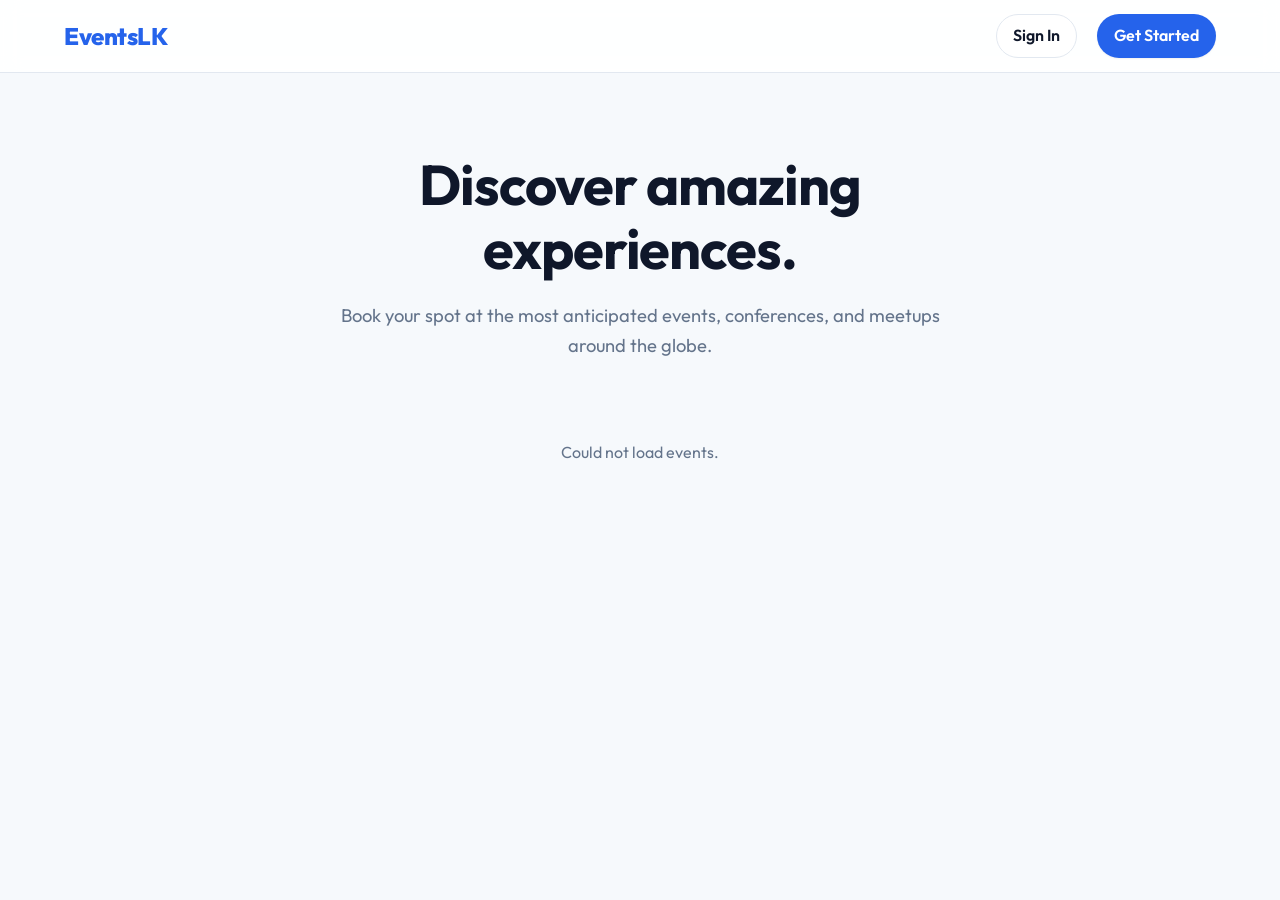
<file: index.html>
<!doctype html>
<html lang="en">
  <head>
    <meta charset="UTF-8" />
    <meta name="viewport" content="width=device-width, initial-scale=1.0" />
    <title>Discover Events | EventXP</title>
    <link
      href="https://fonts.googleapis.com/css2?family=Outfit:wght@300;400;500;600;800&display=swap"
      rel="stylesheet"
    />
    <link rel="stylesheet" href="/css/style.css?v=4" />
    <style>
      .event-img-placeholder {
        height: 180px;
        background: linear-gradient(135deg, #dbeafe, #e0f2fe);
        border-radius: 1rem 1rem 0 0;
        display: flex;
        align-items: center;
        justify-content: center;
        font-size: 3rem;
      }
      .event-img {
        height: 180px;
        width: 100%;
        object-fit: cover;
        border-radius: 1rem 1rem 0 0;
        display: block;
      }
      .event-details {
        padding: 1.5rem;
      }
      .event-title {
        margin-bottom: 0.5rem;
        font-size: 1.25rem;
      }
      .event-meta {
        font-size: 0.875rem;
        color: var(--text-muted);
        margin-bottom: 1rem;
        display: flex;
        justify-content: space-between;
        gap: 0.5rem;
        flex-wrap: wrap;
      }
      .chip {
        display: inline-block;
        padding: 0.2rem 0.6rem;
        border-radius: 999px;
        font-size: 0.75rem;
        font-weight: 600;
        background: var(--primary-soft);
        color: var(--primary-hover);
      }
      .chip-low {
        background: #fffbeb;
        color: var(--warning);
      }
      .chip-full {
        background: #fef2f2;
        color: var(--danger);
      }
      .price-tag {
        color: var(--text-main);
        font-weight: 600;
      }
      .qty-control {
        display: flex;
        align-items: center;
        gap: 0.75rem;
        margin: 1rem 0;
      }
      .qty-control input {
        width: 80px;
        text-align: center;
        padding: 0.6rem;
        font-family: inherit;
        font-size: 1rem;
        border-radius: 0.6rem;
        background: var(--surface);
        color: var(--text-main);
        border: 1px solid var(--surface-border);
      }
      .qty-control input:focus {
        outline: none;
        border-color: var(--primary);
        box-shadow: var(--ring);
      }
      .price-list {
        list-style: none;
        margin: 0.5rem 0;
        padding: 0;
      }
      .price-list li {
        display: flex;
        justify-content: space-between;
        padding: 0.2rem 0;
        font-size: 0.95rem;
      }
    </style>
  </head>
  <body>
    <nav class="navbar">
      <div class="container nav-container">
        <a href="/index.html" class="logo">EventsLK</a>
        <div class="nav-links" id="navLinks">
          <!-- Rendered by JS based on Auth state -->
        </div>
      </div>
    </nav>

    <header class="hero container">
      <h1>Discover amazing <br />experiences.</h1>
      <p>
        Book your spot at the most anticipated events, conferences, and meetups
        around the globe.
      </p>
    </header>

    <main class="container">
      <div class="grid" id="eventsGrid">
        <!-- Events loaded here -->
        <p class="text-muted" style="text-align: center; grid-column: 1 / -1">
          Loading events...
        </p>
      </div>
    </main>

    <!-- Booking Modal -->
    <div id="bookingModal" class="modal-overlay" style="display: none">
      <div class="glass-card modal-content">
        <h2 id="modalEventName" style="margin-bottom: 1rem; font-size: 1.5rem">
          Event Name
        </h2>
        <div
          class="modal-body"
          style="margin-bottom: 1rem; color: var(--text-muted)"
        >
          <p style="margin-bottom: 0.5rem">
            📍 <strong>Place:</strong> <span id="modalLocation"></span>
          </p>
          <p style="margin-bottom: 0.5rem">
            🕒 <strong>Date:</strong> <span id="modalDate"></span>
          </p>
          <p style="margin-bottom: 0.5rem">
            👥 <strong>Available Seats:</strong> <span id="modalSeats"></span>
          </p>
          <div id="modalPrices"></div>
          <p style="margin-top: 0.5rem">
            📝 <strong>Details:</strong> <span id="modalDescription"></span>
          </p>
        </div>
        <div class="qty-control" id="qtyControl">
          <label for="seatQty"><strong>Seats:</strong></label>
          <input type="number" id="seatQty" min="1" value="1" />
        </div>
        <div
          class="modal-actions"
          style="display: flex; justify-content: flex-end; gap: 1rem"
        >
          <button class="btn btn-outline" onclick="closeModal()">Cancel</button>
          <button class="btn btn-primary" id="confirmBookBtn">
            Confirm Booking
          </button>
        </div>
      </div>
    </div>

    <script src="/env-config.js"></script>
    <script src="/js/api.js?v=3"></script>
    <script>
      // Setup Nav
      const navLinks = document.getElementById("navLinks");
      if (api.isAuthenticated()) {
        navLinks.innerHTML = `
                <a href="/profile.html" class="nav-link">My Bookings (${api.user.username})</a>
                <button onclick="api.logout()" class="btn btn-outline" style="padding: 0.5rem 1rem;">Logout</button>
            `;
      } else {
        navLinks.innerHTML = `
                <a href="/auth.html" class="btn btn-outline" style="padding: 0.5rem 1rem;">Sign In</a>
                <a href="/auth.html?mode=register" class="btn btn-primary" style="padding: 0.5rem 1rem;">Get Started</a>
            `;
      }

      function availableSeats(ev) {
        const v = ev.availableSeats ?? ev.totalSeats;
        return v === undefined || v === null ? null : Number(v);
      }

      function seatsChip(ev) {
        const avail = availableSeats(ev);
        const total = Number(ev.totalSeats || 0);
        if (avail === null) return "";
        if (avail <= 0) return '<span class="chip chip-full">Sold out</span>';
        if (total > 0 && avail / total <= 0.2)
          return `<span class="chip chip-low">${avail} seats left</span>`;
        return `<span class="chip">${avail} seats</span>`;
      }

      function priceLabel(ev) {
        if (!ev.priceRanges || ev.priceRanges.length === 0)
          return '<span class="price-tag">Free</span>';
        const prices = ev.priceRanges
          .map((p) => Number(p.price))
          .filter((n) => !isNaN(n));
        if (prices.length === 0) return '<span class="price-tag">Free</span>';
        const min = Math.min(...prices);
        return `<span class="price-tag">from Rs ${min}</span>`;
      }

      async function loadEvents() {
        try {
          const res = await api.getEvents();
          const events = res.eventList || [];
          const grid = document.getElementById("eventsGrid");
          grid.innerHTML = "";

          if (events.length === 0) {
            grid.innerHTML =
              '<p class="text-muted" style="text-align:center; grid-column: 1 / -1;">No upcoming events available right now.</p>';
            return;
          }

          window.eventsData = events;
          events.forEach((ev) => {
            const avail = availableSeats(ev);
            const soldOut = avail !== null && avail <= 0;

            const media = ev.imageUrl
              ? `<img class="event-img" src="${ev.imageUrl}" alt="${ev.name}">`
              : `<div class="event-img-placeholder">🎫</div>`;

            const card = document.createElement("div");
            card.className = "glass-card";
            card.style.display = "flex";
            card.style.flexDirection = "column";
            card.style.height = "100%";

            card.innerHTML = `
                        ${media}
                        <div class="event-details" style="display: flex; flex-direction: column; flex: 1;">
                            <h3 class="event-title">${ev.name}</h3>
                            <div class="event-meta">
                                <span>📍 ${ev.location || "TBA"}</span>
                                <span>${priceLabel(ev)}</span>
                            </div>
                            <div style="margin-bottom: 1rem;">${seatsChip(ev)}</div>
                            <div style="margin-top: auto;">
                                <button class="btn ${soldOut ? "btn-outline" : "btn-primary"}" style="width: 100%;"
                                    ${soldOut ? "disabled" : ""}
                                    onclick="openBookingModal('${ev.eventId}')">
                                    ${soldOut ? "Sold Out" : "Book Ticket"}
                                </button>
                            </div>
                        </div>
                    `;
            grid.appendChild(card);
          });
        } catch (e) {
          console.error(e);
          document.getElementById("eventsGrid").innerHTML =
            '<p class="text-muted" style="text-align:center; grid-column: 1 / -1;">Could not load events.</p>';
        }
      }

      let selectedEventId = null;

      function openBookingModal(eventId) {
        if (!api.isAuthenticated()) {
          window.location.href = "/auth.html?redirect=/index.html";
          return;
        }

        selectedEventId = eventId;
        const ev = window.eventsData.find((e) => e.eventId === eventId);
        if (!ev) return;

        const dateStr =
          ev.dates && ev.dates.length > 0
            ? new Date(ev.dates[0]).toLocaleString()
            : "TBA";
        const avail = availableSeats(ev);

        document.getElementById("modalEventName").textContent = ev.name;
        document.getElementById("modalLocation").textContent =
          ev.location || "TBA";
        document.getElementById("modalDate").textContent = dateStr;
        document.getElementById("modalSeats").textContent =
          avail === null ? "Open" : `${avail} of ${ev.totalSeats}`;
        document.getElementById("modalDescription").textContent =
          ev.description || "No description provided.";

        // Price ranges
        const pricesEl = document.getElementById("modalPrices");
        if (ev.priceRanges && ev.priceRanges.length > 0) {
          pricesEl.innerHTML =
            '🎟️ <strong>Pricing:</strong><ul class="price-list">' +
            ev.priceRanges
              .map(
                (p) =>
                  `<li><span>${p.label || "General"}</span><span class="price-tag">Rs ${p.price ?? 0}</span></li>`,
              )
              .join("") +
            "</ul>";
        } else {
          pricesEl.innerHTML = "🎟️ <strong>Pricing:</strong> Free";
        }

        // Seat quantity control
        const qty = document.getElementById("seatQty");
        const maxSeats = avail === null ? 99 : Math.max(1, avail);
        qty.max = maxSeats;
        qty.value = 1;

        document.getElementById("bookingModal").style.display = "flex";
        const confirmBtn = document.getElementById("confirmBookBtn");
        confirmBtn.onclick = () => confirmBooking(eventId);
      }

      function closeModal() {
        document.getElementById("bookingModal").style.display = "none";
        selectedEventId = null;
      }

      async function confirmBooking(eventId) {
        const confirmBtn = document.getElementById("confirmBookBtn");
        const qty = document.getElementById("seatQty");
        const seats = Math.max(1, parseInt(qty.value, 10) || 1);

        confirmBtn.disabled = true;
        confirmBtn.textContent = "Booking...";

        try {
          await api.bookEvent(eventId, api.user.userId, seats);
          alert(
            `🎉 Success! ${seats} ticket(s) booked. A confirmation email is on its way.`,
          );
          closeModal();
          loadEvents();
        } catch (e) {
          alert("Failed to book event. " + e.message);
        } finally {
          confirmBtn.disabled = false;
          confirmBtn.textContent = "Confirm Booking";
        }
      }

      loadEvents();
    </script>
  </body>
</html>
</file>
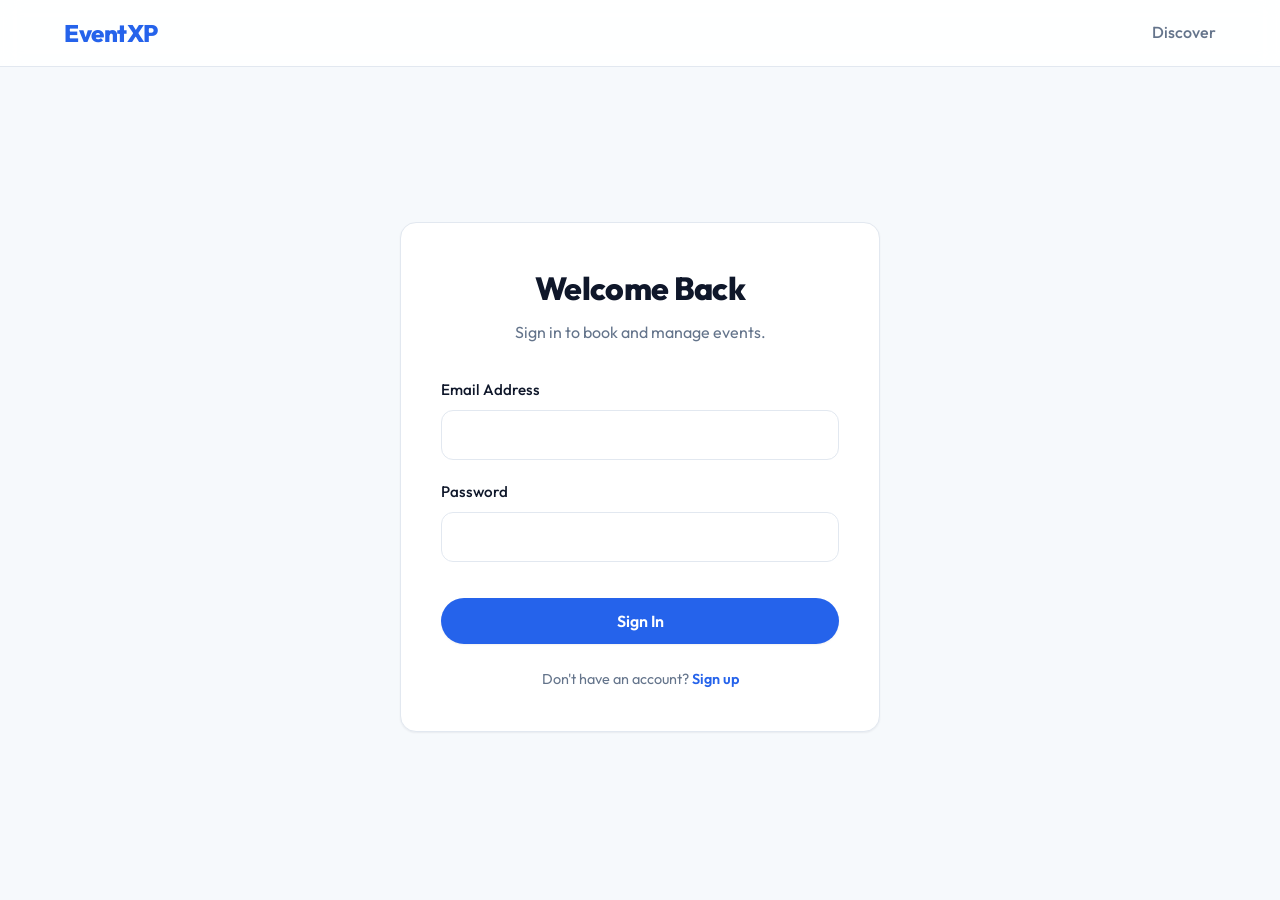
<file: auth.html>
<!DOCTYPE html>
<html lang="en">
<head>
    <meta charset="UTF-8">
    <meta name="viewport" content="width=device-width, initial-scale=1.0">
    <title>Authentication | EventXP</title>
    <link href="https://fonts.googleapis.com/css2?family=Outfit:wght@300;400;500;600;800&display=swap" rel="stylesheet">
    <link rel="stylesheet" href="/css/style.css?v=4">
    <style>
        .auth-wrapper {
            min-height: calc(100vh - 80px);
            display: flex;
            align-items: center;
            justify-content: center;
            padding: clamp(1rem, 5vw, 2rem);
        }
        .auth-card {
            width: 100%;
            max-width: 480px;
            padding: clamp(1.5rem, 5vw, 2.5rem);
            position: relative;
            overflow: hidden;
        }
        /* A form card shouldn't lift away under the cursor */
        .auth-card:hover {
            transform: none;
        }
        .auth-header { text-align: center; margin-bottom: 2rem; }
        .auth-header h2 {
            font-size: clamp(1.6rem, 5vw, 2rem);
            font-weight: 800;
            letter-spacing: -0.02em;
            color: var(--text-main);
            margin-bottom: 0.35rem;
        }
        .toggle-text {
            text-align: center;
            margin-top: 1.5rem;
            color: var(--text-muted);
            font-size: 0.9rem;
        }
        .toggle-text a {
            color: var(--primary);
            font-weight: 600;
            text-decoration: none;
            cursor: pointer;
        }
        .toggle-text a:hover { text-decoration: underline; }
        .hidden-form { display: none; }
        .half-grid { display: grid; grid-template-columns: 1fr 1fr; gap: 0 1rem; }
        @media (max-width: 480px) {
            .half-grid { grid-template-columns: 1fr; }
        }
        .resend-link {
            color: var(--primary); font-weight: 600; cursor: pointer;
            text-decoration: underline; background: none; border: none; font-size: inherit; padding: 0;
        }
    </style>
</head>
<body>
    <nav class="navbar">
        <div class="container nav-container">
            <a href="/index.html" class="logo">EventXP</a>
            <div class="nav-links">
                <a href="/index.html" class="nav-link">Discover</a>
            </div>
        </div>
    </nav>

    <div class="auth-wrapper">
        <div class="glass-card auth-card">

            <!-- Alert -->
            <div id="alertBox" class="alert"></div>

            <!-- Login Form -->
            <div id="loginView">
                <div class="auth-header">
                    <h2>Welcome Back</h2>
                    <p class="text-muted">Sign in to book and manage events.</p>
                </div>
                <form id="loginForm">
                    <div class="form-group">
                        <label>Email Address</label>
                        <input type="email" id="loginEmail" class="form-control" required>
                    </div>
                    <div class="form-group">
                        <label>Password</label>
                        <input type="password" id="loginPass" class="form-control" required autocomplete="current-password">
                    </div>
                    <button type="submit" class="btn btn-primary" style="width: 100%; margin-top: 1rem;">Sign In</button>
                </form>
                <div class="toggle-text">
                    Don't have an account? <a onclick="toggleView('register')">Sign up</a>
                </div>
            </div>

            <!-- Register Form -->
            <div id="registerView" class="hidden-form">
                <div class="auth-header">
                    <h2>Join EventXP</h2>
                    <p class="text-muted">Create an account in seconds.</p>
                </div>
                <form id="registerForm">
                    <div class="half-grid">
                        <div class="form-group">
                            <label>First Name</label>
                            <input type="text" id="regFirstName" class="form-control" required>
                        </div>
                        <div class="form-group">
                            <label>Last Name</label>
                            <input type="text" id="regLastName" class="form-control" required>
                        </div>
                    </div>
                    <div class="form-group">
                        <label>Email Address</label>
                        <input type="email" id="regEmail" class="form-control" required>
                    </div>
                    <div class="form-group">
                        <label>Password</label>
                        <input type="password" id="regPass" class="form-control" required autocomplete="new-password">
                    </div>
                    <button type="submit" class="btn btn-primary" style="width: 100%; margin-top: 1rem;">Create Account</button>
                </form>
                <div class="toggle-text">
                    Already have an account? <a onclick="toggleView('login')">Sign in</a>
                </div>
            </div>

        </div>
    </div>

    <script src="/env-config.js"></script>
    <script src="/js/api.js?v=3"></script>
    <script>
        if (api.isAuthenticated()) {
            window.location.href = '/index.html';
        }

        const urlParams = new URLSearchParams(window.location.search);
        if (urlParams.get('mode') === 'register') {
            toggleView('register');
        }

        function toggleView(view) {
            document.getElementById('loginView').classList.toggle('hidden-form', view !== 'login');
            document.getElementById('registerView').classList.toggle('hidden-form', view !== 'register');
            document.getElementById('alertBox').style.display = 'none';
        }

        // isError: red vs green; htmlContent allows embedding the resend link
        function showAlert(msg, isError = true, html = false) {
            const box = document.getElementById('alertBox');
            if (html) box.innerHTML = msg; else box.textContent = msg;
            box.className = 'alert ' + (isError ? 'alert-error' : 'alert-success');
            box.style.display = 'block';
        }

        async function resendVerification(email) {
            try {
                await api.resendVerification(email);
                showAlert(`Verification email re-sent to ${email}. Please check your inbox.`, false);
            } catch (err) {
                showAlert('Could not resend verification email: ' + err.message);
            }
        }

        // Handle Login
        document.getElementById('loginForm').addEventListener('submit', async (e) => {
            e.preventDefault();
            const btn = e.target.querySelector('button');
            const email = document.getElementById('loginEmail').value;
            btn.textContent = 'Signing in...';
            btn.disabled = true;

            try {
                await api.login(email, document.getElementById('loginPass').value);
                const redirect = urlParams.get('redirect') || '/index.html';
                window.location.href = redirect;
            } catch (err) {
                if (err.code === 'email not verified') {
                    showAlert(
                        `Your email isn't verified yet. <button class="resend-link" onclick="resendVerification('${email.replace(/'/g, "\\'")}')">Resend verification email</button>`,
                        true, true);
                } else {
                    showAlert(err.message || 'Login failed.');
                }
                btn.textContent = 'Sign In';
                btn.disabled = false;
            }
        });

        // Handle Register
        document.getElementById('registerForm').addEventListener('submit', async (e) => {
            e.preventDefault();
            const btn = e.target.querySelector('button');
            btn.textContent = 'Creating account...';
            btn.disabled = true;

            const userData = {
                username: document.getElementById('regFirstName').value + ' ' + document.getElementById('regLastName').value,
                email: document.getElementById('regEmail').value,
                password: document.getElementById('regPass').value,
                role: 'USER'
            };

            try {
                await api.signup(userData);
                toggleView('login');
                document.getElementById('loginEmail').value = userData.email;
                showAlert(
                    `Account created! We've emailed a verification link to ${userData.email}. ` +
                    `Verify your address, then sign in.`,
                    false);
            } catch (err) {
                showAlert(err.message || 'Registration failed.');
            } finally {
                btn.textContent = 'Create Account';
                btn.disabled = false;
            }
        });
    </script>
</body>
</html>
</file>
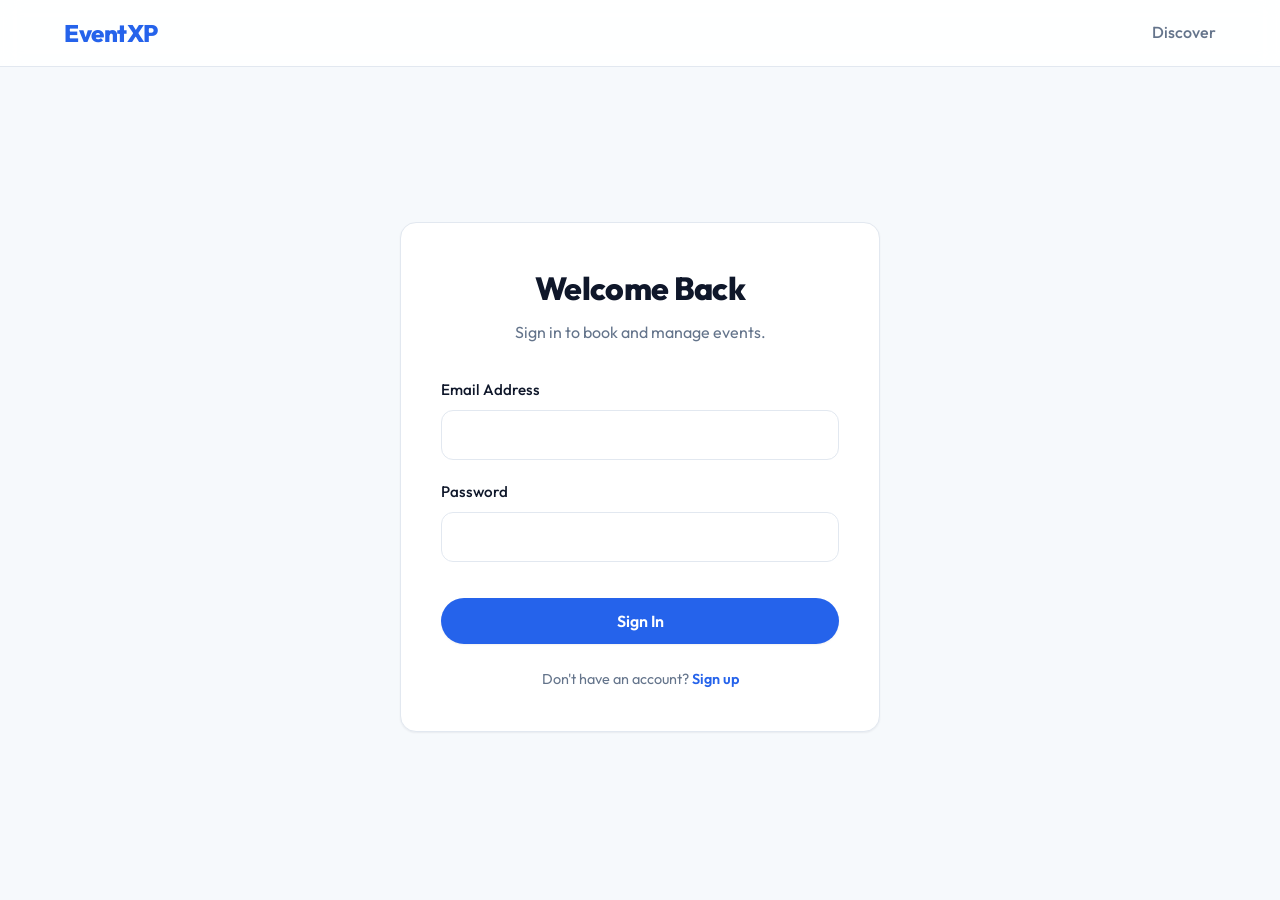
<file: profile.html>
<!DOCTYPE html>
<html lang="en">
<head>
    <meta charset="UTF-8">
    <meta name="viewport" content="width=device-width, initial-scale=1.0">
    <title>My Bookings | EventXP</title>
    <link href="https://fonts.googleapis.com/css2?family=Outfit:wght@300;400;500;600;800&display=swap" rel="stylesheet">
    <link rel="stylesheet" href="/css/style.css?v=4">
    <style>
        .profile-header {
            margin-bottom: 2rem;
            padding-bottom: 1.5rem;
            border-bottom: 1px solid var(--surface-border);
        }
        .booking-card {
            padding: clamp(1.25rem, 4vw, 1.5rem);
            display: flex;
            justify-content: space-between;
            align-items: center;
            gap: 1rem;
            flex-wrap: wrap;
        }
        .booking-info h3 { margin-bottom: 0.25rem; font-size: 1.25rem; }
        .booking-meta { color: var(--text-muted); font-size: 0.9rem; }
        .ticket-no {
            font-family: monospace;
            letter-spacing: 0.05em;
            color: var(--primary-hover);
        }
        .status-badge {
            display: inline-block;
            padding: 0.25rem 0.75rem;
            border-radius: 999px;
            font-size: 0.8rem;
            font-weight: 600;
            margin-bottom: 1rem;
        }
        .status-confirmed { background: #ecfdf5; color: var(--success); }
        .status-cancelled { background: #fef2f2; color: var(--danger); }
        @media (max-width: 600px) {
            .booking-card { flex-direction: column; align-items: flex-start; gap: 1rem; }
            .booking-card button { width: 100%; }
        }
    </style>
</head>
<body>
    <nav class="navbar">
        <div class="container nav-container">
            <a href="/index.html" class="logo">EventXP</a>
            <div class="nav-links">
                <a href="/index.html" class="nav-link">Discover</a>
                <button onclick="api.logout()" class="btn btn-outline" style="padding: 0.5rem 1rem;">Logout</button>
            </div>
        </div>
    </nav>

    <main class="container" style="padding: 3rem 1.5rem;">
        <div class="profile-header">
            <h1 id="welcomeText">My Profile</h1>
            <p class="text-muted">Manage your upcoming experiences and event bookings.</p>
        </div>

        <div>
            <h2 style="margin-bottom: 1.5rem;">My Bookings</h2>
            <div id="bookingsList" style="display: flex; flex-direction: column; gap: 1rem;">
                <p class="text-muted">Loading your tickets...</p>
            </div>
        </div>
    </main>

    <script src="/env-config.js"></script>
    <script src="/js/api.js?v=3"></script>
    <script>
        if (!api.isAuthenticated()) {
            window.location.href = '/auth.html';
        }

        document.getElementById('welcomeText').textContent = `Hello, ${api.user.username}!`;

        async function loadMyBookings() {
            try {
                const res = await api.getUserBookings(api.user.userId);
                const bookings = Array.isArray(res.orderList) ? res.orderList : (res.orderList ? [res.orderList] : []);

                const list = document.getElementById('bookingsList');
                list.innerHTML = '';

                if (bookings.length === 0) {
                    list.innerHTML = `
                        <div class="glass-card" style="padding: 3rem; text-align: center;">
                            <h3 style="margin-bottom: 1rem;">No bookings yet</h3>
                            <p class="text-muted" style="margin-bottom: 2rem;">You haven't booked any events. Discover amazing experiences right now!</p>
                            <a href="/index.html" class="btn btn-primary">Browse Events</a>
                        </div>
                    `;
                    return;
                }

                // Map event names/locations for display
                let eventsCache = [];
                try {
                    const evtRes = await api.getEvents();
                    eventsCache = evtRes.eventList || [];
                } catch (e) {}

                // Show confirmed bookings first, cancelled last
                bookings.sort((a, b) => {
                    const ac = (a.orderStatus || '').toLowerCase() === 'cancelled' ? 1 : 0;
                    const bc = (b.orderStatus || '').toLowerCase() === 'cancelled' ? 1 : 0;
                    return ac - bc;
                });

                bookings.forEach(bk => {
                    const evt = eventsCache.find(e => e.eventId === bk.eventId);
                    const eventName = evt ? evt.name : `Event #${bk.eventId}`;
                    const cancelled = (bk.orderStatus || '').toLowerCase() === 'cancelled';
                    const badgeClass = cancelled ? 'status-cancelled' : 'status-confirmed';
                    const badgeText = cancelled ? 'Cancelled' : 'Confirmed Ticket';
                    const ticket = bk.ticketNumber ? `<div class="booking-meta">🎫 Ticket: <span class="ticket-no">${bk.ticketNumber}</span></div>` : '';
                    const bookedOn = bk.orderDate ? new Date(bk.orderDate).toLocaleDateString() : '—';

                    const actionBtn = cancelled
                        ? `<span class="text-muted" style="font-size:0.9rem;">No actions</span>`
                        : `<button class="btn btn-outline" style="border-color: var(--danger); color: var(--danger);" onclick="cancelTicket('${bk.bookingId}')">Cancel Ticket</button>`;

                    const card = document.createElement('div');
                    card.className = 'glass-card booking-card';
                    card.innerHTML = `
                        <div class="booking-info">
                            <span class="status-badge ${badgeClass}">${badgeText}</span>
                            <h3>${eventName}</h3>
                            ${ticket}
                            <div class="booking-meta">
                                Booking ID: ${bk.bookingId} &bull; Booked on: ${bookedOn}
                            </div>
                        </div>
                        ${actionBtn}
                    `;
                    list.appendChild(card);
                });

            } catch (e) {
                console.error(e);
                document.getElementById('bookingsList').innerHTML = '<p class="text-muted">Error loading bookings.</p>';
            }
        }

        async function cancelTicket(bookingId) {
            if (confirm("Are you sure you want to cancel this booking?")) {
                try {
                    await api.cancelBooking(bookingId);
                    alert("Ticket cancelled. The seats have been released and a confirmation email sent.");
                    loadMyBookings();
                } catch (e) {
                    alert("Error cancelling ticket: " + e.message);
                }
            }
        }

        loadMyBookings();
    </script>
</body>
</html>
</file>
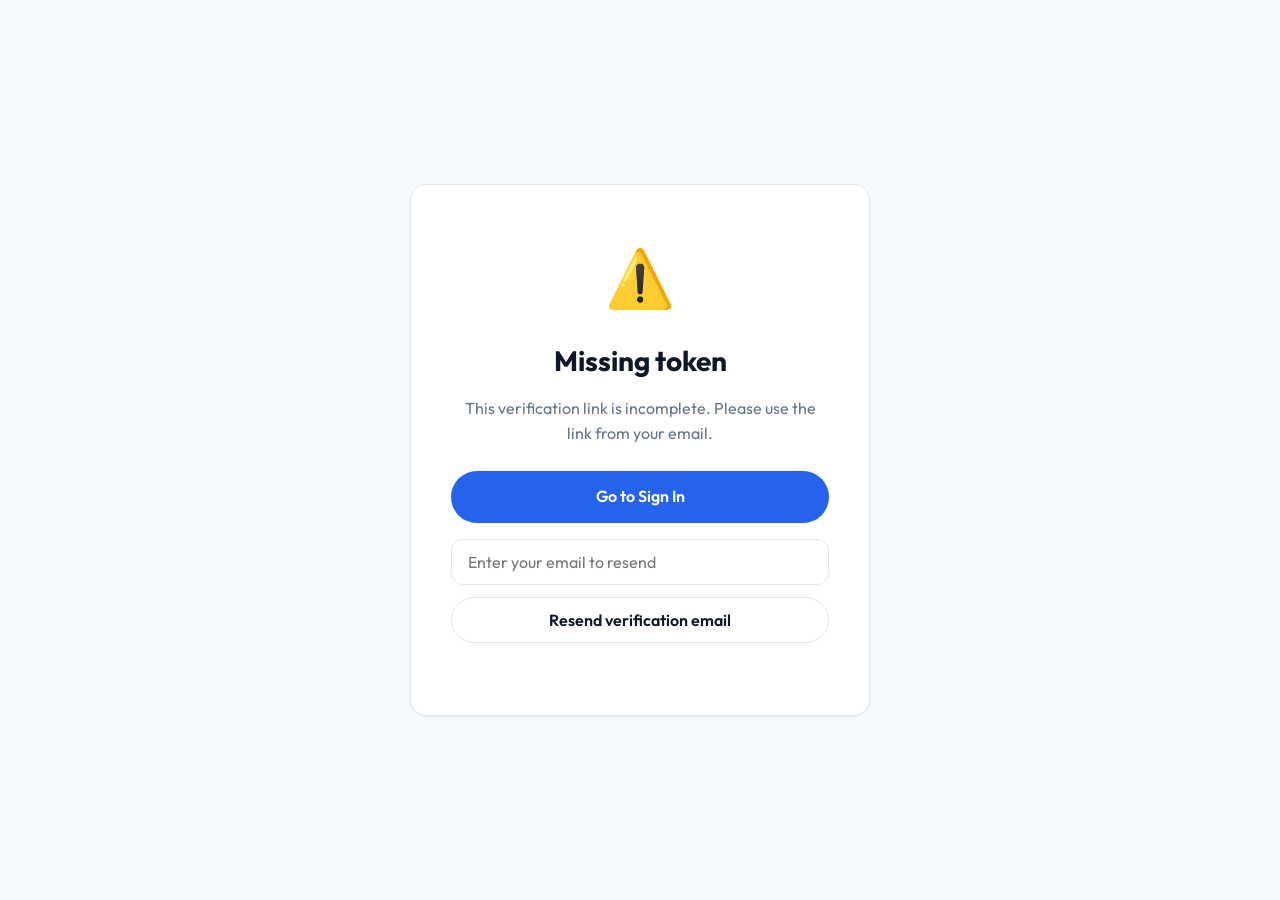
<file: verify.html>
<!DOCTYPE html>
<html lang="en">
<head>
    <meta charset="UTF-8">
    <meta name="viewport" content="width=device-width, initial-scale=1.0">
    <title>Verify Email | EventXP</title>
    <link href="https://fonts.googleapis.com/css2?family=Outfit:wght@300;400;500;600;800&display=swap" rel="stylesheet">
    <link rel="stylesheet" href="/css/style.css?v=4">
    <style>
        .verify-wrap {
            min-height: 100vh;
            display: flex;
            align-items: center;
            justify-content: center;
            padding: clamp(1rem, 5vw, 2rem);
        }
        .verify-card { width: 100%; max-width: 460px; padding: clamp(2rem, 6vw, 3rem) clamp(1.5rem, 5vw, 2.5rem); text-align: center; }
        .verify-card:hover { transform: none; }
        .verify-icon { font-size: 3.5rem; margin-bottom: 1rem; }
        .verify-card h2 { font-size: 1.75rem; margin-bottom: 0.75rem; }
        .verify-card p { color: var(--text-muted); margin-bottom: 1.5rem; }
        .spinner {
            width: 40px; height: 40px; margin: 0 auto 1.5rem;
            border: 4px solid var(--surface-border);
            border-top-color: var(--primary);
            border-radius: 50%;
            animation: spin 0.8s linear infinite;
        }
        @keyframes spin { to { transform: rotate(360deg); } }
        .resend-row { margin-top: 1rem; }
        .resend-row input {
            width: 100%; padding: 0.75rem 1rem; margin-bottom: 0.75rem;
            font-family: inherit; font-size: 1rem;
            background: var(--surface); border: 1px solid var(--surface-border);
            border-radius: 0.75rem; color: var(--text-main);
        }
        .resend-row input:focus {
            outline: none; border-color: var(--primary); box-shadow: var(--ring);
        }
        .hidden { display: none !important; }
    </style>
</head>
<body>
    <div class="verify-wrap">
        <div class="glass-card verify-card">
            <div id="loadingState">
                <div class="spinner"></div>
                <h2>Verifying your email…</h2>
                <p>Hang tight while we confirm your address.</p>
            </div>

            <div id="resultState" class="hidden">
                <div class="verify-icon" id="resultIcon">✅</div>
                <h2 id="resultTitle">Email verified!</h2>
                <p id="resultMessage">Your account is ready. You can now sign in.</p>
                <a href="/auth.html" class="btn btn-primary" style="width:100%;">Go to Sign In</a>

                <!-- Resend block, shown when the token is expired/invalid -->
                <div id="resendBlock" class="resend-row hidden">
                    <input type="email" id="resendEmail" placeholder="Enter your email to resend">
                    <button class="btn btn-outline" style="width:100%;" id="resendBtn">Resend verification email</button>
                    <p id="resendStatus" style="margin-top:0.75rem;"></p>
                </div>
            </div>
        </div>
    </div>

    <script src="/env-config.js"></script>
    <script src="/js/api.js?v=3"></script>
    <script>
        const params = new URLSearchParams(window.location.search);
        const token = params.get('token');

        function show(icon, title, message, showResend) {
            document.getElementById('loadingState').classList.add('hidden');
            document.getElementById('resultState').classList.remove('hidden');
            document.getElementById('resultIcon').textContent = icon;
            document.getElementById('resultTitle').textContent = title;
            document.getElementById('resultMessage').textContent = message;
            document.getElementById('resendBlock').classList.toggle('hidden', !showResend);
        }

        async function runVerification() {
            if (!token) {
                show('⚠️', 'Missing token', 'This verification link is incomplete. Please use the link from your email.', true);
                return;
            }
            try {
                const res = await api.verifyEmail(token);
                switch (res.message) {
                    case 'success':
                        show('✅', 'Email verified!', 'Your account is ready. You can now sign in.', false);
                        break;
                    case 'already verified':
                        show('✅', 'Already verified', 'This email was already verified. You can sign in.', false);
                        break;
                    case 'token expired':
                        show('⏰', 'Link expired', 'This verification link has expired. Request a new one below.', true);
                        break;
                    default:
                        show('⚠️', 'Invalid link', 'This verification link is not valid. Request a new one below.', true);
                }
            } catch (err) {
                // verify-email returns non-2xx for expired/invalid — surface a resend path.
                const msg = (err.message || '').toLowerCase();
                if (msg.includes('expired')) {
                    show('⏰', 'Link expired', 'This verification link has expired. Request a new one below.', true);
                } else {
                    show('⚠️', 'Verification failed', err.message || 'Could not verify this link. Request a new one below.', true);
                }
            }
        }

        document.getElementById('resendBtn').addEventListener('click', async () => {
            const email = document.getElementById('resendEmail').value.trim();
            const status = document.getElementById('resendStatus');
            if (!email) { status.textContent = 'Please enter your email address.'; return; }
            const btn = document.getElementById('resendBtn');
            btn.disabled = true; btn.textContent = 'Sending…';
            try {
                await api.resendVerification(email);
                status.textContent = `Verification email re-sent to ${email}.`;
            } catch (err) {
                status.textContent = 'Could not resend: ' + err.message;
            } finally {
                btn.disabled = false; btn.textContent = 'Resend verification email';
            }
        });

        runVerification();
    </script>
</body>
</html>
</file>
<file: css/style.css>
:root {
  --primary: #2563eb;
  --primary-hover: #1d4ed8;
  --secondary: #0ea5e9;
  --primary-soft: #eff6ff;
  --page-bg: #f6f9fc;
  --surface: #ffffff;
  --surface-border: #e2e8f0;
  --surface-muted: #f8fafc;
  --text-main: #0f172a;
  --text-muted: #64748b;
  --success: #059669;
  --danger: #dc2626;
  --warning: #b45309;
  --shadow-sm: 0 1px 2px rgba(15, 23, 42, 0.06);
  --shadow-md: 0 4px 16px rgba(15, 23, 42, 0.08);
  --shadow-lg: 0 12px 32px rgba(15, 23, 42, 0.12);
  --ring: 0 0 0 3px rgba(37, 99, 235, 0.18);
}

* {
  margin: 0;
  padding: 0;
  box-sizing: border-box;
}

body {
  font-family: 'Outfit', -apple-system, BlinkMacSystemFont, sans-serif;
  background: var(--page-bg);
  color: var(--text-main);
  min-height: 100vh;
  line-height: 1.6;
  -webkit-font-smoothing: antialiased;
}

img {
  max-width: 100%;
}

/* Base Components */
.container {
  width: 100%;
  max-width: 1200px;
  margin: 0 auto;
  padding: 0 clamp(1rem, 4vw, 1.5rem);
}

.text-muted {
  color: var(--text-muted);
}

/* Card (class name kept as .glass-card so markup stays unchanged) */
.glass-card {
  background: var(--surface);
  border: 1px solid var(--surface-border);
  border-radius: 1rem;
  box-shadow: var(--shadow-sm);
  transition: transform 0.25s ease, box-shadow 0.25s ease, border-color 0.25s ease;
  overflow: hidden;
}

.glass-card:hover {
  transform: translateY(-4px);
  box-shadow: var(--shadow-lg);
  border-color: #cbd5e1;
}

/* Button */
.btn {
  display: inline-flex;
  align-items: center;
  justify-content: center;
  padding: 0.75rem 1.5rem;
  border-radius: 9999px;
  font-family: inherit;
  font-size: 1rem;
  font-weight: 600;
  text-decoration: none;
  border: 1px solid transparent;
  cursor: pointer;
  transition: background 0.2s ease, box-shadow 0.2s ease, transform 0.2s ease;
  text-align: center;
}

.btn:focus-visible {
  outline: none;
  box-shadow: var(--ring);
}

.btn:disabled {
  opacity: 0.55;
  cursor: not-allowed;
  transform: none;
}

.btn-primary {
  background: var(--primary);
  color: #fff;
  box-shadow: var(--shadow-sm);
}

.btn-primary:hover:not(:disabled) {
  background: var(--primary-hover);
  transform: translateY(-1px);
  box-shadow: var(--shadow-md);
}

.btn-outline {
  background: var(--surface);
  color: var(--text-main);
  border-color: var(--surface-border);
}

.btn-outline:hover:not(:disabled) {
  background: var(--surface-muted);
  border-color: #cbd5e1;
  transform: translateY(-1px);
}

/* Navbar */
.navbar {
  padding: 0.875rem 0;
  position: sticky;
  top: 0;
  z-index: 100;
  background: rgba(255, 255, 255, 0.9);
  backdrop-filter: blur(10px);
  -webkit-backdrop-filter: blur(10px);
  border-bottom: 1px solid var(--surface-border);
}

.nav-container {
  display: flex;
  justify-content: space-between;
  align-items: center;
  gap: 0.75rem 1rem;
  flex-wrap: wrap;
}

.logo {
  font-size: 1.5rem;
  font-weight: 800;
  color: var(--primary);
  text-decoration: none;
  letter-spacing: -0.02em;
}

.logo:hover {
  color: var(--primary-hover);
}

.nav-links {
  display: flex;
  gap: 0.75rem 1.25rem;
  align-items: center;
  flex-wrap: wrap;
}

.nav-link {
  color: var(--text-muted);
  text-decoration: none;
  font-weight: 500;
  transition: color 0.2s;
}

.nav-link:hover {
  color: var(--primary);
}

/* Forms */
.form-group { margin-bottom: 1.25rem; }
.form-group label {
  display: block;
  margin-bottom: 0.5rem;
  color: var(--text-main);
  font-size: 0.95rem;
  font-weight: 500;
}
.form-control {
  width: 100%;
  padding: 0.875rem 1rem;
  font-family: inherit;
  font-size: 1rem;
  background: var(--surface);
  border: 1px solid var(--surface-border);
  border-radius: 0.75rem;
  color: var(--text-main);
  transition: border-color 0.2s ease, box-shadow 0.2s ease;
}
.form-control::placeholder {
  color: #94a3b8;
}
.form-control:focus {
  outline: none;
  border-color: var(--primary);
  box-shadow: var(--ring);
}

/* Notifications */
.alert {
  padding: 0.875rem 1rem;
  border-radius: 0.75rem;
  margin-bottom: 1.5rem;
  font-size: 0.95rem;
  display: none;
  animation: slideIn 0.3s ease-out forwards;
}
.alert-error { background: #fef2f2; border: 1px solid #fecaca; color: #b91c1c; }
.alert-success { background: #ecfdf5; border: 1px solid #a7f3d0; color: #047857; }

@keyframes slideIn {
  from { opacity: 0; transform: translateY(-10px); }
  to { opacity: 1; transform: translateY(0); }
}

/* Utilities */
.hero { padding: clamp(2.5rem, 7vw, 5rem) 0 clamp(1.5rem, 4vw, 3rem); text-align: center; }
.hero h1 {
  font-size: clamp(2rem, 5vw, 3.5rem);
  margin-bottom: 1.25rem;
  line-height: 1.15;
  letter-spacing: -0.02em;
  color: var(--text-main);
}
.hero p {
  font-size: clamp(1rem, 2vw, 1.15rem);
  color: var(--text-muted);
  max-width: 600px;
  margin: 0 auto;
}

.grid {
  display: grid;
  /* min() keeps cards from overflowing viewports narrower than 280px */
  grid-template-columns: repeat(auto-fill, minmax(min(280px, 100%), 1fr));
  gap: clamp(1rem, 3vw, 2rem);
  padding: 2rem 0 3rem;
}

/* Interactive elements */
.event-img-placeholder {
  transition: transform 0.4s ease;
}
.glass-card:hover .event-img-placeholder {
  transform: scale(1.04);
}

/* Modal */
.modal-overlay {
  position: fixed;
  inset: 0;
  background-color: rgba(15, 23, 42, 0.45);
  backdrop-filter: blur(4px);
  -webkit-backdrop-filter: blur(4px);
  z-index: 1000;
  display: flex;
  align-items: center;
  justify-content: center;
  padding: 1rem;
  overflow-y: auto;
}

.modal-content {
  width: 100%;
  max-width: 500px;
  padding: clamp(1.5rem, 5vw, 2.5rem);
  background: var(--surface);
  border-radius: 1rem;
  border: 1px solid var(--surface-border);
  box-shadow: var(--shadow-lg);
  max-height: calc(100vh - 2rem);
  overflow-y: auto;
  animation: modalScale 0.25s cubic-bezier(0.175, 0.885, 0.32, 1.275);
}

/* Cards don't lift on hover while acting as a modal */
.modal-content:hover {
  transform: none;
}

@keyframes modalScale {
  from { opacity: 0; transform: scale(0.95); }
  to { opacity: 1; transform: scale(1); }
}

/* Responsive adjustments */
@media (max-width: 768px) {
  .nav-container {
    justify-content: center;
  }

  .nav-links {
    justify-content: center;
  }
}

@media (max-width: 480px) {
  .nav-links {
    width: 100%;
  }

  /* Full-width only for buttons that stand alone in a row, not button pairs */
  .nav-links .btn {
    flex: 1;
  }
}

@media (prefers-reduced-motion: reduce) {
  *,
  *::before,
  *::after {
    animation-duration: 0.01ms !important;
    transition-duration: 0.01ms !important;
  }
  .glass-card:hover {
    transform: none;
  }
}
</file>
